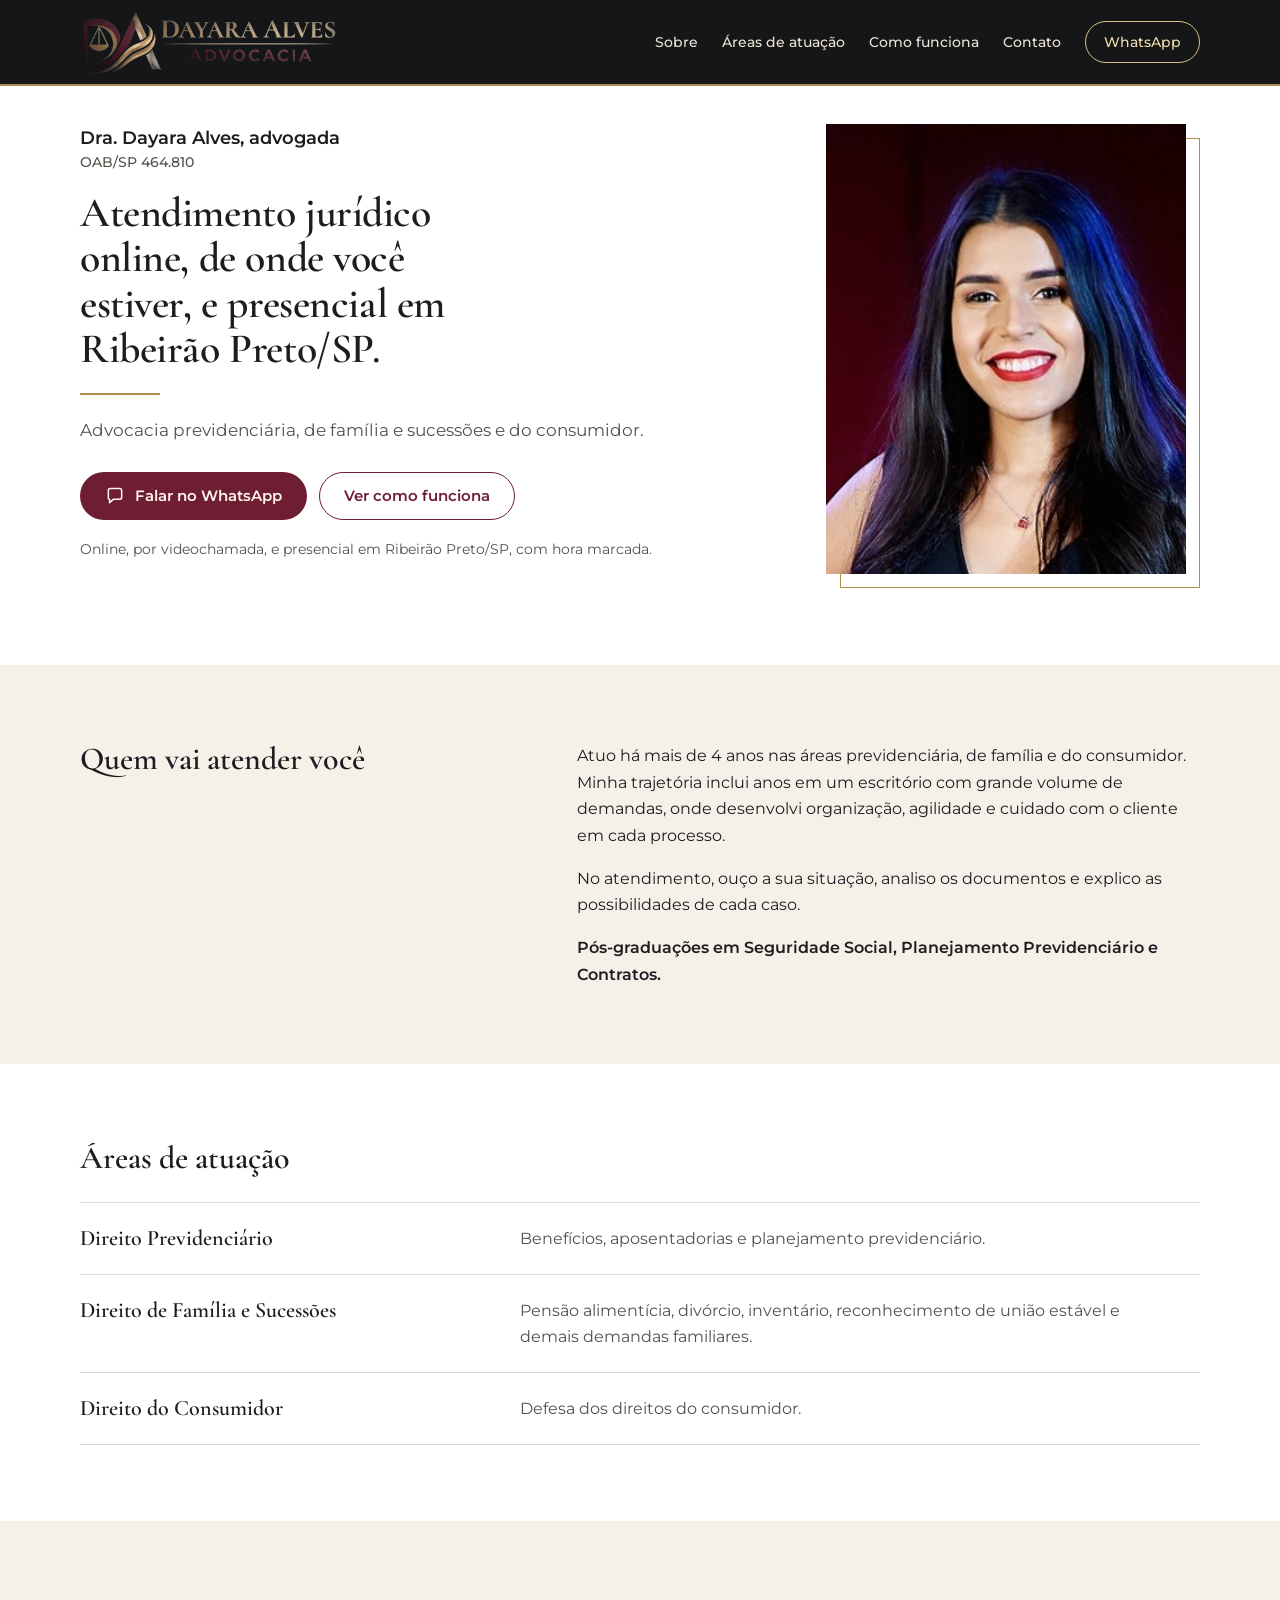
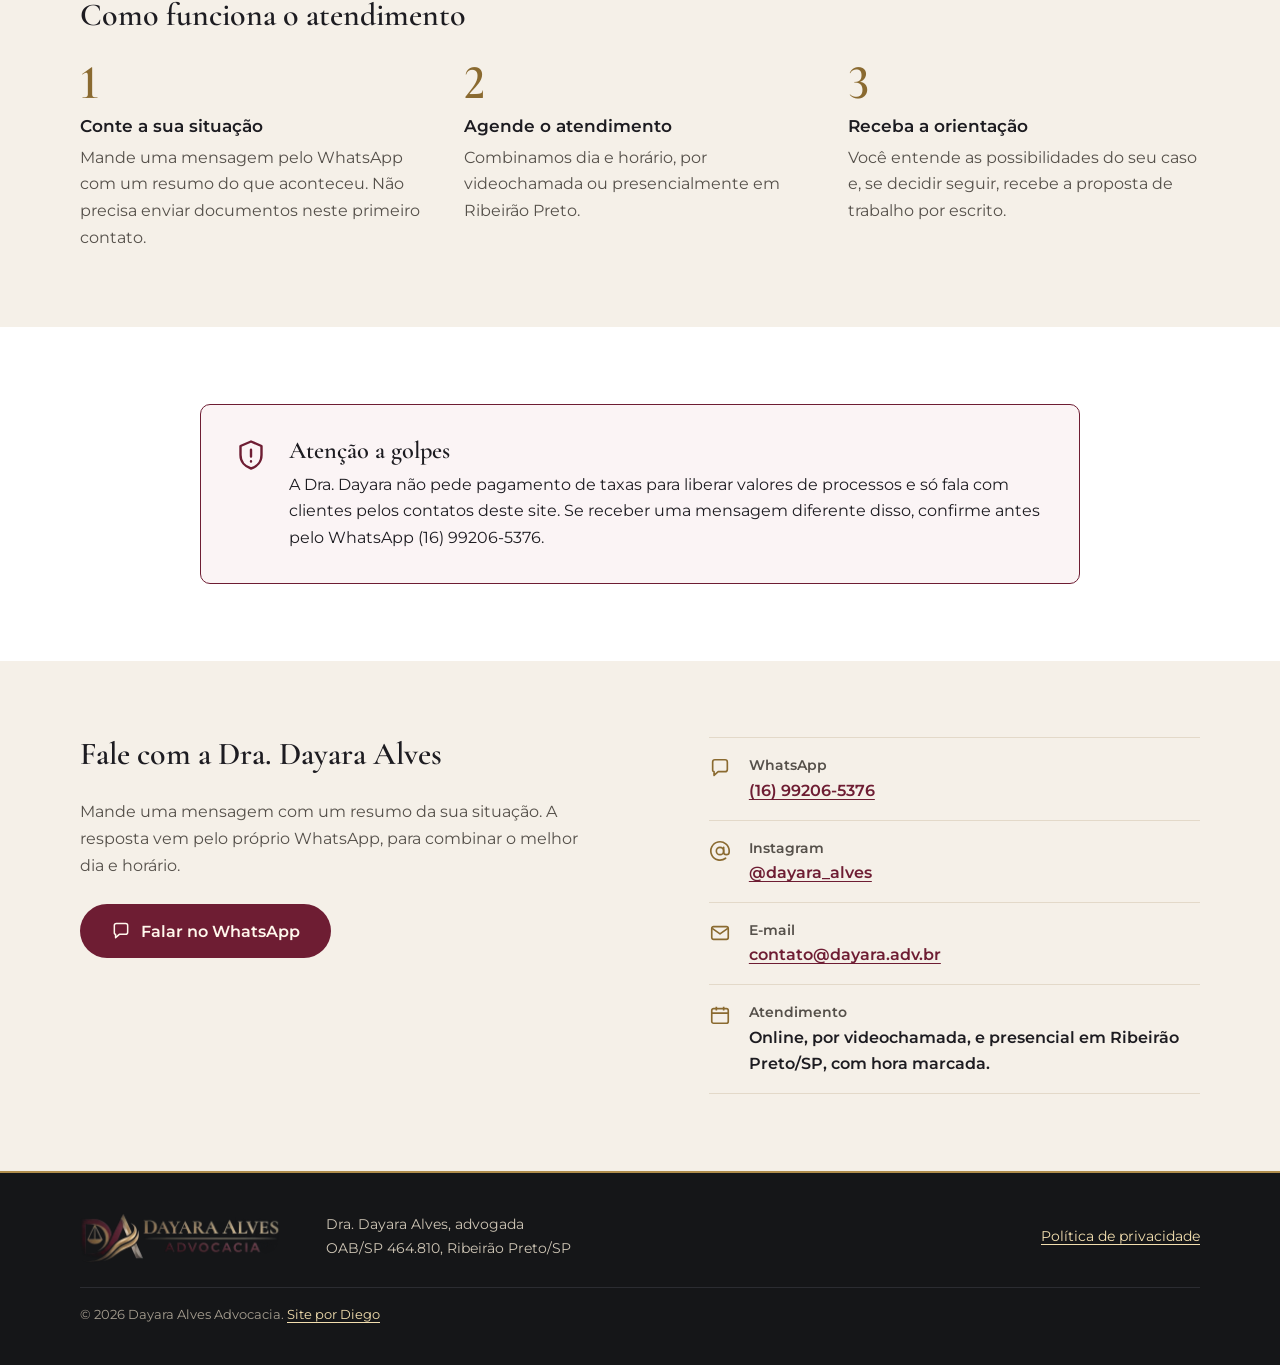
<file: index.html>
<!doctype html>
<!--
  Dayara Alves Advocacia · site
  Autor: Diego · github.com/diego-dba
  Versão 1.0 · outubro de 2026
-->
<html lang="pt-BR">
<head>
  <meta charset="utf-8">
  <meta name="viewport" content="width=device-width, initial-scale=1">
  <title>Dayara Alves Advocacia | OAB/SP 464.810 | Ribeirão Preto/SP</title>
  <meta name="description" content="Dra. Dayara Alves, advogada inscrita na OAB/SP sob o nº 464.810. Atendimento jurídico online, de onde você estiver, e presencial em Ribeirão Preto/SP.">
  <link rel="canonical" href="https://dayara.adv.br/">  <!-- os endereços com dayara.adv.br só vão funcionar depois que o domínio for registrado e ligado no github pages -->
  <meta name="theme-color" content="#151618">

  <meta property="og:type" content="website">  <!-- daqui até o twitter:card é a prévia que aparece quando alguém manda o link no whatsapp, instagram ou facebook -->
  <meta property="og:locale" content="pt_BR">
  <meta property="og:site_name" content="Dayara Alves Advocacia">
  <meta property="og:title" content="Dayara Alves Advocacia">
  <meta property="og:description" content="Atendimento jurídico online, de onde você estiver, e presencial em Ribeirão Preto/SP. OAB/SP 464.810.">
  <meta property="og:url" content="https://dayara.adv.br/">
  <meta property="og:image" content="https://dayara.adv.br/assets/img/og-image.jpg">  <!-- imagem da prévia, 1200x630 -->
  <meta property="og:image:width" content="1200">
  <meta property="og:image:height" content="630">
  <meta name="twitter:card" content="summary_large_image">

  <link rel="icon" href="favicon.ico" sizes="any">  <!-- ícones da aba do navegador e de quando a pessoa salva o site na tela do celular -->
  <link rel="icon" type="image/png" sizes="32x32" href="assets/img/favicon-32.png">
  <link rel="icon" type="image/png" sizes="16x16" href="assets/img/favicon-16.png">
  <link rel="apple-touch-icon" href="assets/img/apple-touch-icon.png">

  <!-- já começo a baixar as duas fontes principais cedo, pra página não aparecer com outra fonte e depois trocar -->
  <link rel="preload" href="assets/fonts/montserrat-latin-wght-normal.woff2" as="font" type="font/woff2" crossorigin>
  <link rel="preload" href="assets/fonts/cormorant-garamond-latin-wght-normal.woff2" as="font" type="font/woff2" crossorigin>
  <link rel="stylesheet" href="assets/css/site.css">

  <script src="config.js" defer></script>  <!-- primeiro os dados (config.js), depois o site.js que usa eles. o defer espera o html carregar -->
  <script src="assets/js/site.js" defer></script>
</head>
<body>
  <a class="pular" href="#conteudo">Pular para o conteúdo</a>  <!-- link escondido pra quem usa o teclado pular direto pro conteúdo -->

  <noscript>
    <!-- esse aviso só aparece se o javascript estiver desligado. o telefone daqui não vem do config.js,
         então se o número mudar eu preciso trocar aqui também -->
    <p class="sem-js">Para ver o site completo, ative o JavaScript do navegador. Contato: WhatsApp (16) 99206-5376.</p>
  </noscript>

  <header class="topo">  <!-- topo com a logo e o menu -->
    <div class="envoltorio topo__barra">
      <a class="topo__marca" href="#inicio" aria-label="Dayara Alves Advocacia, voltar ao início">
        <picture>
          <source srcset="assets/img/logo-dayara-alves.webp" type="image/webp">
          <img src="assets/img/logo-dayara-alves.png" width="840" height="228" alt="Dayara Alves Advocacia">
        </picture>
      </a>

      <button class="menu-botao" type="button" aria-expanded="false" aria-controls="menu">  <!-- botão do menu, que só aparece em tela menor -->
        <svg viewBox="0 0 24 24" fill="none" stroke="currentColor" stroke-width="2" stroke-linecap="round" aria-hidden="true"><path d="M4 7h16M4 12h16M4 17h16"/></svg>
        <span>Menu</span>
      </button>

      <nav class="menu" id="menu" aria-label="Seções do site">  <!-- se eu desligo uma seção no config.js, o link dela some daqui junto (data-secao) -->
        <a href="#sobre" data-secao="sobre">Sobre</a>
        <a href="#areas" data-secao="areas">Áreas de atuação</a>
        <a href="#como-funciona" data-secao="comoFunciona">Como funciona</a>
        <a href="#avaliacoes" data-secao="avaliacoes">Avaliações</a>
        <a href="#videos" data-secao="videos">Vídeos</a>
        <a href="#contato">Contato</a>
        <a class="menu__whatsapp" href="#contato" data-link="whatsapp" target="_blank" rel="noopener">WhatsApp</a>
      </nav>
    </div>
  </header>

  <div class="avisos" id="avisos" data-secao="avisos" aria-live="polite" hidden></div>  <!-- começa escondida e só aparece se tiver aviso ativo na planilha -->

  <main id="conteudo">

    <section class="inicio" id="inicio" aria-labelledby="titulo-inicio">  <!-- abertura, a primeira parte que aparece -->
      <div class="envoltorio inicio__grade">
        <div>
          <p class="inicio__apresentacao">  <!-- os data-campo ficam vazios aqui no html, quem preenche é o site.js com o que está no config.js -->
            <span data-campo="tratamento"></span> <span data-campo="nome"></span>, advogada
            <small data-campo="oab"></small>
          </p>
          <h1 class="inicio__titulo" id="titulo-inicio" data-campo="titulo" data-rotulo="frase principal"></h1>
          <p class="inicio__resumo" data-campo="resumo" data-rotulo="resumo: com o que ela trabalha e para quem"></p>
          <div class="inicio__acoes">
            <a class="botao botao--principal" href="#contato" data-link="whatsapp" target="_blank" rel="noopener">
              <svg viewBox="0 0 24 24" fill="none" stroke="currentColor" stroke-width="1.8" stroke-linejoin="round" aria-hidden="true"><path d="M4 5.5A2.5 2.5 0 0 1 6.5 3h11A2.5 2.5 0 0 1 20 5.5v8a2.5 2.5 0 0 1-2.5 2.5H10l-4.5 4v-4A1.5 1.5 0 0 1 4 14.5z"/></svg>
              Falar no WhatsApp
            </a>
            <a class="botao botao--contorno" href="#como-funciona" data-secao="comoFunciona">Ver como funciona</a>
          </div>
          <p class="inicio__atendimento" data-campo="atendimento" data-rotulo="como é o atendimento"></p>
        </div>

        <figure class="inicio__foto" data-foto>  <!-- foto da cliente. enquanto não tiver, aparece o quadrado de [PREENCHER] (só no rascunho) -->
          <img alt="Foto da Dra. Dayara Alves" width="640" height="800" hidden>
          <div class="foto-vazia">[PREENCHER: foto profissional]</div>
        </figure>
      </div>
    </section>

    <!-- quem vai atender. o texto vem do "sobre" do config.js, e quando eu deixo linha em branco lá vira parágrafo novo aqui -->
    <section class="secao secao--linho" id="sobre" data-secao="sobre" aria-labelledby="titulo-sobre">
      <div class="envoltorio sobre">
        <h2 class="secao__titulo" id="titulo-sobre">Quem vai atender você</h2>
        <div class="sobre__texto">
          <div data-paragrafos="sobre" data-rotulo="trajetória e formação"></div>
          <p class="sobre__especializacao" data-campo="especializacao" data-rotulo="especialização (só se tiver título)"></p>
        </div>
      </div>
    </section>

    <!-- áreas de atuação. a lista fica vazia aqui porque quem monta é o site.js, com as áreas do config.js -->
    <section class="secao" id="areas" data-secao="areas" aria-labelledby="titulo-areas">
      <div class="envoltorio">
        <h2 class="secao__titulo" id="titulo-areas">Áreas de atuação</h2>
        <ul class="areas" id="lista-areas"></ul>
      </div>
    </section>

    <!-- como funciona. os passos também vêm do config.js -->
    <section class="secao secao--linho" id="como-funciona" data-secao="comoFunciona" aria-labelledby="titulo-como">
      <div class="envoltorio">
        <h2 class="secao__titulo" id="titulo-como">Como funciona o atendimento</h2>
        <ol class="passos" id="lista-passos"></ol>
      </div>
    </section>

    <!-- avaliações. vêm da planilha e só aparecem as que eu marcar com Exibir e Autorizado = SIM -->
    <section class="secao" id="avaliacoes" data-secao="avaliacoes" aria-labelledby="titulo-avaliacoes">
      <div class="envoltorio">
        <h2 class="secao__titulo" id="titulo-avaliacoes">Avaliações de clientes</h2>
        <div class="avaliacoes" id="lista-avaliacoes"></div>
        <p class="avaliacoes__google"><a href="#" data-link="avaliacoesGoogle" data-opcional data-ocultar="p" target="_blank" rel="noopener">Ver todas as avaliações no Google</a></p>
      </div>
    </section>

    <!-- vídeos. vêm da planilha, e pode ser vídeo não listado do youtube também -->
    <section class="secao secao--linho" id="videos" data-secao="videos" aria-labelledby="titulo-videos">
      <div class="envoltorio">
        <h2 class="secao__titulo" id="titulo-videos">Vídeos</h2>
        <div class="videos" id="lista-videos"></div>
        <p class="videos__canal"><a href="#" data-link="canalYoutube" data-opcional data-ocultar="p" target="_blank" rel="noopener">Ver todos os vídeos no YouTube</a></p>  <!-- só aparece se o linkCanalYoutube do config.js estiver preenchido -->
      </div>
    </section>

    <!-- aviso contra golpe. o texto fica no config.js (avisoGolpe) -->
    <section class="secao" id="golpe" data-secao="golpe" aria-labelledby="titulo-golpe">
      <div class="envoltorio">
        <div class="alerta">
          <svg viewBox="0 0 24 24" fill="none" stroke="currentColor" stroke-width="1.6" stroke-linecap="round" stroke-linejoin="round" aria-hidden="true"><path d="M12 3 5 6v6c0 4.5 3 7.8 7 9 4-1.2 7-4.5 7-9V6z"/><path d="M12 8.5v4.5M12 16.2v.1"/></svg>
          <div>
            <h2 id="titulo-golpe">Atenção a golpes</h2>
            <p data-campo="avisoGolpe" data-rotulo="aviso contra golpes"></p>
          </div>
        </div>
      </div>
    </section>

    <!-- contato. na versão final cada item da lista some sozinho se o campo dele estiver vazio no config.js -->
    <section class="secao secao--linho" id="contato" aria-labelledby="titulo-contato">
      <div class="envoltorio contato">
        <div class="contato__texto">
          <h2 class="secao__titulo" id="titulo-contato">Fale com a <span data-campo="tratamento"></span> <span data-campo="nome"></span></h2>
          <p>Mande uma mensagem com um resumo da sua situação. A resposta vem pelo próprio WhatsApp, para combinar o melhor dia e horário.</p>
          <a class="botao botao--principal botao--grande" href="#contato" data-link="whatsapp" target="_blank" rel="noopener">
            <svg viewBox="0 0 24 24" fill="none" stroke="currentColor" stroke-width="1.8" stroke-linejoin="round" aria-hidden="true"><path d="M4 5.5A2.5 2.5 0 0 1 6.5 3h11A2.5 2.5 0 0 1 20 5.5v8a2.5 2.5 0 0 1-2.5 2.5H10l-4.5 4v-4A1.5 1.5 0 0 1 4 14.5z"/></svg>
            Falar no WhatsApp
          </a>
        </div>

        <ul class="canais">
          <li>
            <svg viewBox="0 0 24 24" fill="none" stroke="currentColor" stroke-width="1.8" stroke-linejoin="round" aria-hidden="true"><path d="M4 5.5A2.5 2.5 0 0 1 6.5 3h11A2.5 2.5 0 0 1 20 5.5v8a2.5 2.5 0 0 1-2.5 2.5H10l-4.5 4v-4A1.5 1.5 0 0 1 4 14.5z"/></svg>
            <div><strong>WhatsApp</strong><a href="#contato" data-link="whatsapp" target="_blank" rel="noopener" data-campo="telefone" data-ocultar="li" data-rotulo="telefone"></a></div>
          </li>
          <li>
            <svg viewBox="0 0 24 24" fill="none" stroke="currentColor" stroke-width="1.8" stroke-linecap="round" aria-hidden="true"><circle cx="12" cy="12" r="4"/><path d="M16 8v5a3 3 0 0 0 6 0v-1a10 10 0 1 0-3.9 7.9"/></svg>
            <div><strong>Instagram</strong><a href="#contato" data-link="instagram" target="_blank" rel="noopener" data-campo="instagramArroba" data-ocultar="li" data-rotulo="Instagram"></a></div>
          </li>
          <li>
            <svg viewBox="0 0 24 24" fill="none" stroke="currentColor" stroke-width="1.8" stroke-linejoin="round" aria-hidden="true"><rect x="3" y="5" width="18" height="14" rx="2"/><path d="m3.5 7 8.5 6 8.5-6"/></svg>
            <div><strong>E-mail</strong><a href="#contato" data-link="email" data-campo="email" data-ocultar="li" data-rotulo="e-mail (opcional)"></a></div>
          </li>
          <li>
            <svg viewBox="0 0 24 24" fill="none" stroke="currentColor" stroke-width="1.8" stroke-linejoin="round" aria-hidden="true"><rect x="3" y="5" width="18" height="16" rx="2"/><path d="M8 3v4M16 3v4M3 10h18"/></svg>
            <div><strong>Atendimento</strong><span data-campo="atendimento" data-ocultar="li" data-rotulo="como é o atendimento"></span></div>
          </li>
          <li>
            <svg viewBox="0 0 24 24" fill="none" stroke="currentColor" stroke-width="1.8" stroke-linejoin="round" aria-hidden="true"><path d="M12 21s-7-6.2-7-11a7 7 0 0 1 14 0c0 4.8-7 11-7 11z"/><circle cx="12" cy="10" r="2.5"/></svg>
            <div><strong>Regiões atendidas</strong><span data-campo="regioes" data-ocultar="li" data-rotulo="regiões atendidas"></span></div>
          </li>
        </ul>
      </div>
    </section>
  </main>

  <footer class="rodape">  <!-- rodapé. o ano (data-ano) muda sozinho, não preciso atualizar -->
    <div class="envoltorio rodape__grade">
      <a class="rodape__marca" href="#inicio" aria-label="Voltar ao início">
        <picture>
          <source srcset="assets/img/logo-dayara-alves.webp" type="image/webp">
          <img src="assets/img/logo-dayara-alves.png" width="840" height="228" alt="Dayara Alves Advocacia" loading="lazy">
        </picture>
      </a>
      <div class="rodape__dados">
        <p><span data-campo="tratamento"></span> <span data-campo="nome"></span>, advogada</p>
        <p><span data-campo="oab"></span>, <span data-campo="cidade"></span></p>
      </div>
      <p><a href="politica-de-privacidade.html">Política de privacidade</a></p>
      <!-- o "Site por Diego" vira link pro meu e-mail quando o emailDesenvolvedor do config.js está preenchido -->
      <p class="rodape__final">© <span data-ano></span> <span data-campo="marca"></span>. <a data-campo="creditoDesenvolvedor" data-link="emailDesenvolvedor" data-opcional></a></p>
    </div>
  </footer>

  <!-- botão flutuante do whatsapp, só aparece no celular depois que a pessoa passa da abertura -->
  <a class="flutuante" href="#contato" data-link="whatsapp" data-secao="botaoFlutuante" target="_blank" rel="noopener" aria-label="Falar no WhatsApp">
    <svg viewBox="0 0 24 24" fill="none" stroke="currentColor" stroke-width="1.8" stroke-linejoin="round" aria-hidden="true"><path d="M4 5.5A2.5 2.5 0 0 1 6.5 3h11A2.5 2.5 0 0 1 20 5.5v8a2.5 2.5 0 0 1-2.5 2.5H10l-4.5 4v-4A1.5 1.5 0 0 1 4 14.5z"/></svg>
    WhatsApp
  </a>
</body>
</html>
</file>
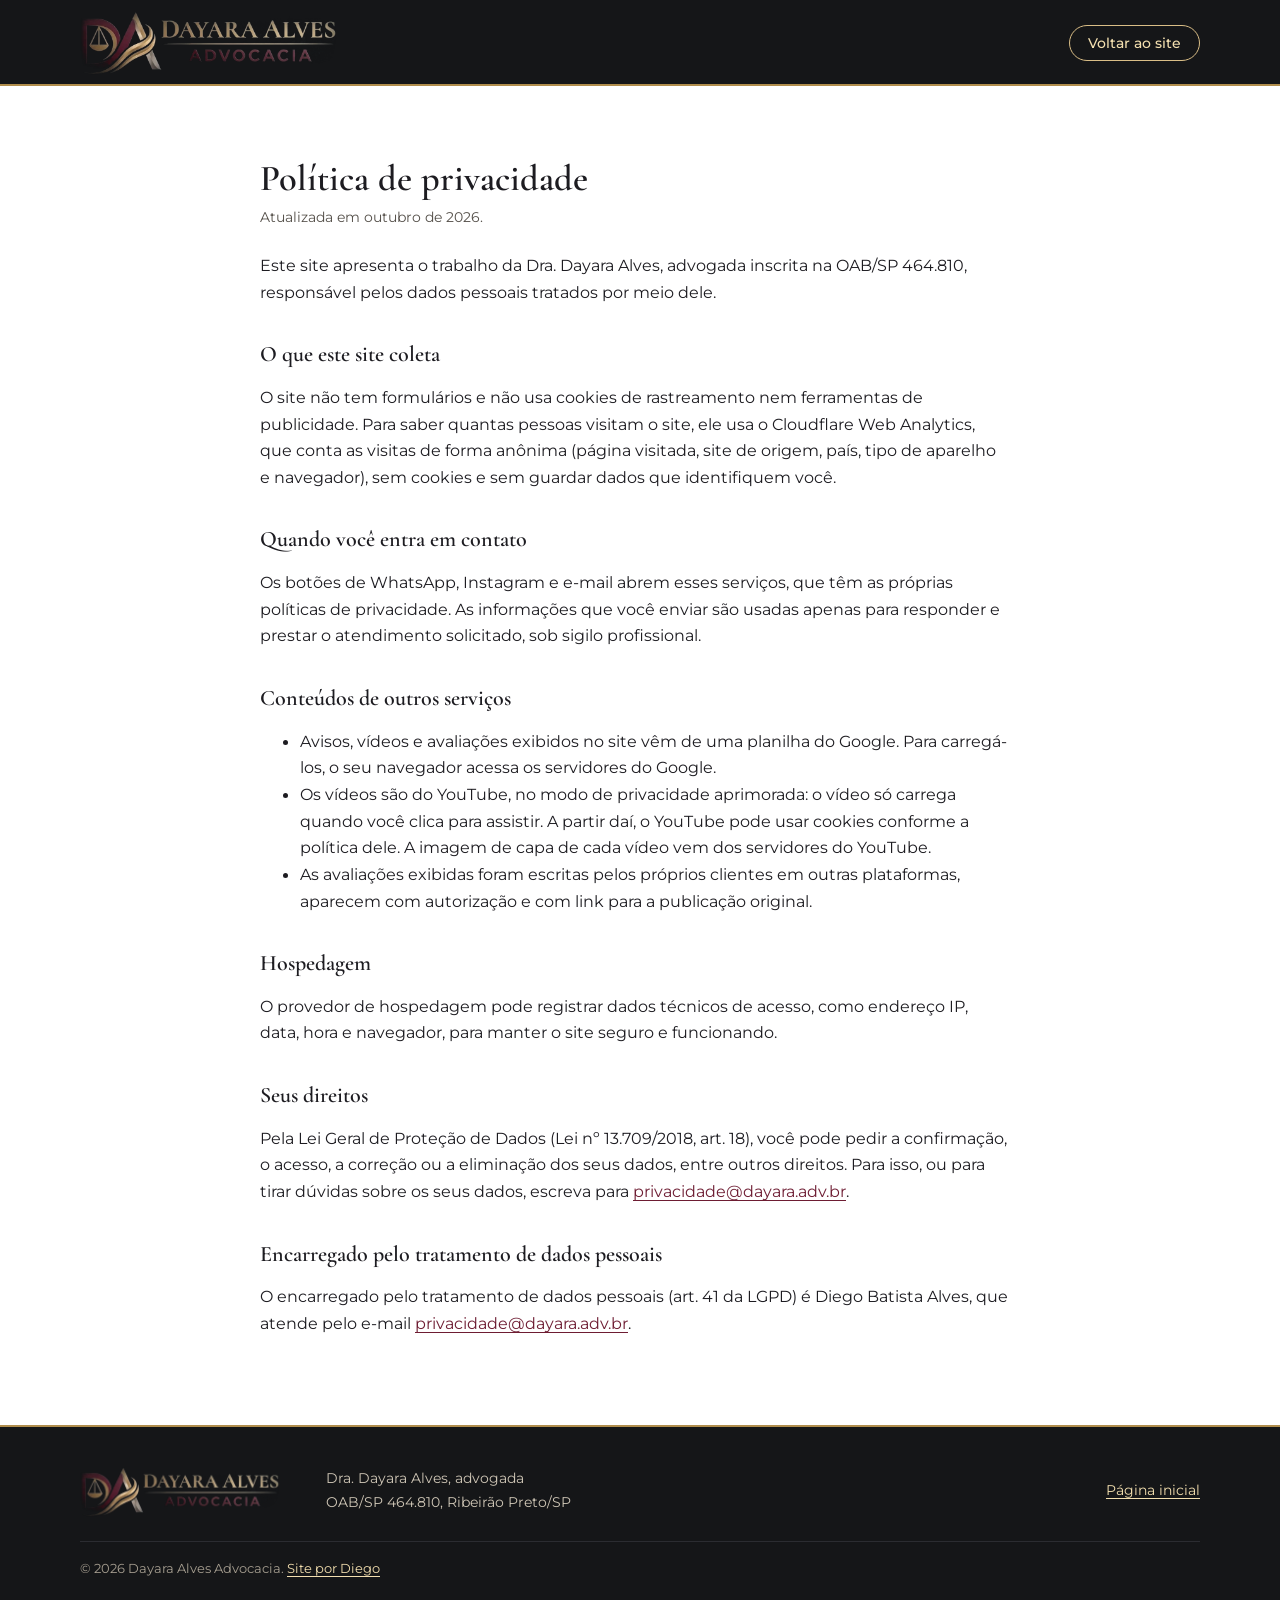
<file: politica-de-privacidade.html>
<!doctype html>
<!--
  Dayara Alves Advocacia · site
  Autor: Diego · github.com/diego-dba
  Versão 1.0 · outubro de 2026
-->
<html lang="pt-BR">
<head>
  <meta charset="utf-8">
  <meta name="viewport" content="width=device-width, initial-scale=1">
  <title>Política de privacidade | Dayara Alves Advocacia</title>
  <meta name="description" content="Como o site da Dra. Dayara Alves trata dados pessoais.">
  <link rel="canonical" href="https://dayara.adv.br/politica-de-privacidade.html">
  <meta name="theme-color" content="#151618">
  <link rel="icon" href="favicon.ico" sizes="any">
  <link rel="icon" type="image/png" sizes="32x32" href="assets/img/favicon-32.png">
  <link rel="apple-touch-icon" href="assets/img/apple-touch-icon.png">
  <link rel="preload" href="assets/fonts/montserrat-latin-wght-normal.woff2" as="font" type="font/woff2" crossorigin>
  <link rel="stylesheet" href="assets/css/site.css">
  <script src="config.js" defer></script>  <!-- uso o mesmo config.js do index, assim nome, oab e telefone ficam iguais nas duas páginas -->
  <script src="assets/js/site.js" defer></script>
</head>
<body>
  <a class="pular" href="#conteudo">Pular para o conteúdo</a>

  <header class="topo">  <!-- mesmo topo do index, só que no lugar do menu fica o botão de voltar -->
    <div class="envoltorio topo__barra">
      <a class="topo__marca" href="index.html" aria-label="Dayara Alves Advocacia, página inicial">
        <picture>
          <source srcset="assets/img/logo-dayara-alves.webp" type="image/webp">
          <img src="assets/img/logo-dayara-alves.png" width="840" height="228" alt="Dayara Alves Advocacia">
        </picture>
      </a>
      <nav aria-label="Navegação">
        <a class="topo__voltar" href="index.html">Voltar<span class="topo__voltar-extra"> ao site</span></a>
      </nav>
    </div>
  </header>

  <main id="conteudo" class="texto-legal">  <!-- texto da política. conferido com a cliente antes de divulgar o site (out/2026) -->
    <div class="envoltorio">
      <h1>Política de privacidade</h1>
      <p class="atualizacao">Atualizada em outubro de 2026.</p>  <!-- se eu mudar o texto, atualizo essa data -->

      <p>Este site apresenta o trabalho da <span data-campo="tratamento"></span> <span data-campo="nome"></span>, advogada inscrita na <span data-campo="oab"></span>, responsável pelos dados pessoais tratados por meio dele.</p>

      <h2>O que este site coleta</h2>
      <!-- o site.js mostra só um desses dois parágrafos: o "ligado" quando o tokenContador do config.js está preenchido -->
      <p data-contador="desligado">O site não tem formulários, não usa cookies de rastreamento e não usa ferramentas de estatística ou de publicidade.</p>
      <p data-contador="ligado" hidden>O site não tem formulários e não usa cookies de rastreamento nem ferramentas de publicidade. Para saber quantas pessoas visitam o site, ele usa o Cloudflare Web Analytics, que conta as visitas de forma anônima (página visitada, site de origem, país, tipo de aparelho e navegador), sem cookies e sem guardar dados que identifiquem você.</p>

      <h2>Quando você entra em contato</h2>
      <p>Os botões de WhatsApp, Instagram e e-mail abrem esses serviços, que têm as próprias políticas de privacidade. As informações que você enviar são usadas apenas para responder e prestar o atendimento solicitado, sob sigilo profissional.</p>

      <h2>Conteúdos de outros serviços</h2>
      <ul>
        <li>Avisos, vídeos e avaliações exibidos no site vêm de uma planilha do Google. Para carregá-los, o seu navegador acessa os servidores do Google.</li>
        <li>Os vídeos são do YouTube, no modo de privacidade aprimorada: o vídeo só carrega quando você clica para assistir. A partir daí, o YouTube pode usar cookies conforme a política dele. A imagem de capa de cada vídeo vem dos servidores do YouTube.</li>
        <li>As avaliações exibidas foram escritas pelos próprios clientes em outras plataformas, aparecem com autorização e com link para a publicação original.</li>
      </ul>

      <h2>Hospedagem</h2>
      <p>O provedor de hospedagem pode registrar dados técnicos de acesso, como endereço IP, data, hora e navegador, para manter o site seguro e funcionando.</p>

      <h2>Seus direitos</h2>
      <!-- esses pedidos chegam só pelo e-mail de privacidade (emailPrivacidade do config.js), que quem cuida sou eu. não coloquei whatsapp aqui de propósito -->
      <p>Pela Lei Geral de Proteção de Dados (Lei nº 13.709/2018, art. 18), você pode pedir a confirmação, o acesso, a correção ou a eliminação dos seus dados, entre outros direitos. <span class="se-privacidade">Para isso, ou para tirar dúvidas sobre os seus dados, escreva para <a href="#" data-link="emailPrivacidade" data-campo="emailPrivacidade" data-ocultar=".se-privacidade" data-rotulo="e-mail de privacidade"></a>.</span></p>

      <!-- o nome vem do encarregadoNome do config.js. a ANPD exige nome e contato do encarregado no site. se o campo ficar vazio, essa parte some inteira -->
      <div class="se-encarregado">
        <h2>Encarregado pelo tratamento de dados pessoais</h2>
        <p>O encarregado pelo tratamento de dados pessoais (art. 41 da LGPD) é <span data-campo="encarregadoNome" data-ocultar=".se-encarregado" data-rotulo="nome do encarregado"></span>, que atende pelo e-mail <a href="#" data-link="emailPrivacidade" data-campo="emailPrivacidade" data-ocultar=".se-encarregado" data-rotulo="e-mail de privacidade"></a>.</p>
      </div>
    </div>
  </main>

  <footer class="rodape">  <!-- rodapé igual ao do index -->
    <div class="envoltorio rodape__grade">
      <a class="rodape__marca" href="index.html" aria-label="Página inicial">
        <picture>
          <source srcset="assets/img/logo-dayara-alves.webp" type="image/webp">
          <img src="assets/img/logo-dayara-alves.png" width="840" height="228" alt="Dayara Alves Advocacia" loading="lazy">
        </picture>
      </a>
      <div class="rodape__dados">
        <p><span data-campo="tratamento"></span> <span data-campo="nome"></span>, advogada</p>
        <p><span data-campo="oab"></span>, <span data-campo="cidade"></span></p>
      </div>
      <p><a href="index.html">Página inicial</a></p>
      <p class="rodape__final">© <span data-ano></span> <span data-campo="marca"></span>. <a data-campo="creditoDesenvolvedor" data-link="emailDesenvolvedor" data-opcional></a></p>
    </div>
  </footer>
</body>
</html>
</file>
<file: assets/css/site.css>
/*
 * Dayara Alves Advocacia · site
 * Autor: Diego · github.com/diego-dba
 * Versão 1.0 · outubro de 2026
 */

/* as cores do site eu tirei da logo dela: carvão, dourado e vinho.
   quando quero deixar todos os textos maiores ou menores de uma vez, eu mudo só o --escala ali embaixo */

@font-face {  /* montserrat, a fonte dos textos. deixei as fontes dentro do site pra não depender do google fonts */
  font-family: "Montserrat";
  src: url("../fonts/montserrat-latin-wght-normal.woff2") format("woff2");
  font-weight: 100 900;
  font-style: normal;
  font-display: swap;   /* com o swap o texto aparece na hora com outra fonte e troca quando a montserrat carrega */
}
@font-face {  /* cormorant garamond, a fonte dos títulos */
  font-family: "Cormorant Garamond";
  src: url("../fonts/cormorant-garamond-latin-wght-normal.woff2") format("woff2");
  font-weight: 300 700;
  font-style: normal;
  font-display: swap;
}
@font-face {  /* a mesma cormorant em itálico, que eu uso nas avaliações */
  font-family: "Cormorant Garamond";
  src: url("../fonts/cormorant-garamond-latin-wght-italic.woff2") format("woff2");
  font-weight: 300 700;
  font-style: italic;
  font-display: swap;
}

:root {  /* variáveis com as cores e medidas que eu uso no site todo, mudando aqui muda em tudo */
  --escala: 95%;              /* deixei 95% porque no meu notebook de 13" achei melhor assim */
  --carvao: #151618;          /* usei a mesma cor do fundo da logo 3D pra ela parecer recortada na faixa, por isso não mudo */
  --carvao-linha: #2B2C31;    /* uso nas linhas finas em cima do fundo escuro */
  --ouro: #B08D4C;            /* o dourado eu uso nas linhas e nos detalhes */
  --ouro-escuro: #8A6A30;
  --ouro-claro: #D9BD86;
  --vinho: #6E1D33;           /* o vinho eu uso nos botões e nos links */
  --vinho-escuro: #531525;
  --vinho-claro: #FBF4F5;
  --tinta: #1D1C21;           /* cor do texto, quase preto */
  --texto-suave: #55504A;     /* texto mais clarinho, pros textos de apoio */
  --papel: #FFFFFF;
  --linho: #F5F0E8;           /* o bege que eu uso pra intercalar as seções */
  --linha: #E3D9C9;
  --largura: 1120px;          /* largura máxima do conteúdo, pra não esticar demais em tela grande */
  --serif: "Cormorant Garamond", Georgia, "Times New Roman", serif;   /* fonte dos títulos */
  --sans: "Montserrat", "Segoe UI", Arial, sans-serif;                /* fonte dos textos */
  --altura-topo: 84px;
}
@media (max-width: 760px) {  /* no celular eu deixo o topo mais baixo */
  :root { --altura-topo: 68px; }
}

*, *::before, *::after { box-sizing: border-box; }   /* faz a borda e o padding contarem dentro da largura, assim nada estoura a tela */

html {
  font-size: var(--escala);
  scroll-behavior: smooth;                               /* rolagem suave quando a pessoa clica no menu */
  scroll-padding-top: calc(var(--altura-topo) + 16px);   /* sem isso o título da seção fica escondido atrás do topo fixo */
  -webkit-text-size-adjust: 100%;                        /* pro iphone não aumentar o texto sozinho quando vira a tela */
}
@media (prefers-reduced-motion: reduce) {  /* se a pessoa desativou as animações no aparelho, eu tiro a rolagem suave */
  html { scroll-behavior: auto; }
}

body {
  margin: 0;
  background: var(--papel);
  color: var(--tinta);
  font-family: var(--sans);
  font-size: 1.0625rem;   /* dá 17px quando a escala está em 100% */
  line-height: 1.65;
  -webkit-font-smoothing: antialiased;
}

img { max-width: 100%; height: auto; display: block; }   /* assim a imagem nunca fica maior que a tela */
a { color: var(--vinho); text-underline-offset: 3px; }
a:hover { color: var(--vinho-escuro); }
[hidden] { display: none !important; }   /* garante que o que o site.js esconde fica escondido mesmo */

:focus-visible { outline: 3px solid var(--vinho); outline-offset: 3px; border-radius: 4px; }   /* contorno de quem navega pelo teclado, deixei bem visível pra acessibilidade */
.topo :focus-visible, .rodape :focus-visible { outline-color: var(--ouro-claro); }   /* no fundo escuro o vinho quase não aparece, então lá eu uso dourado */

.envoltorio {  /* caixa que centraliza o conteúdo e deixa 16px de cada lado no celular */
  width: min(100% - 32px, var(--largura));
  margin-inline: auto;
}

.pular {  /* link "pular para o conteúdo", fica escondido lá em cima e só aparece quando a pessoa aperta tab */
  position: absolute;
  left: 16px;
  top: -80px;
  z-index: 100;
  padding: 10px 16px;
  background: var(--papel);
  color: var(--vinho);
  font-weight: 600;
  border-radius: 6px;
}
.pular:focus { top: 16px; }

.faixa-rascunho {  /* faixa amarela do modo rascunho, some quando eu troco o modoRascunho pra false */
  margin: 0;
  padding: 8px 16px;
  background: #FFF4D6;
  color: #5C3F0B;
  border-bottom: 1px dashed #B07A2A;
  font-size: 0.85rem;
  font-weight: 600;
  text-align: center;
}
.preencher {  /* os quadradinhos de [PREENCHER], que também somem na versão final */
  display: inline-block;
  padding: 2px 10px;
  border: 1.5px dashed #B07A2A;
  border-radius: 4px;
  background: #FFF6E0;
  color: #5C3F0B;
  font-family: var(--sans);
  font-size: 0.9rem;
  font-style: normal;
  font-weight: 600;
  line-height: 1.5;
  letter-spacing: 0;
}

.topo {  /* deixei só o topo escuro e o resto claro, com a mesma cor do fundo da logo 3D pra ela parecer recortada na faixa */
  position: sticky;   /* fica grudado lá em cima quando a pessoa rola a página */
  top: 0;
  z-index: 50;
  background: var(--carvao);
  border-bottom: 2px solid var(--ouro);
}
.topo__barra {
  height: var(--altura-topo);
  display: flex;
  align-items: center;
  justify-content: space-between;   /* logo na esquerda e menu na direita */
  gap: 24px;
}
.topo__marca { display: block; flex: none; }
.topo__marca img {
  height: calc(var(--altura-topo) - 12px);   /* a logo acompanha a altura do topo */
  width: auto;
}

.menu {  /* menu do computador, tudo numa linha só */
  display: flex;
  align-items: center;
  gap: 24px;
}
.menu a {
  color: #EDE5D6;
  text-decoration: none;
  font-size: 0.9rem;
  font-weight: 500;
  white-space: nowrap;   /* não deixa "Áreas de atuação" quebrar em duas linhas */
}
.menu a:hover { color: var(--ouro-claro); }
.menu .menu__whatsapp {  /* coloquei borda dourada no whatsapp pra ele se destacar dos outros links */
  padding: 9px 18px;
  border: 1px solid var(--ouro-claro);
  border-radius: 999px;   /* 999px deixa as pontas totalmente redondas */
  color: #F3DFAF;
}
.menu .menu__whatsapp:hover { background: #22231F; }

.topo__voltar {  /* botão de voltar que fica no lugar do menu na página da política de privacidade */
  padding: 9px 18px;
  border: 1px solid var(--ouro-claro);
  border-radius: 999px;
  color: #F3DFAF;
  font-size: 0.9rem;
  font-weight: 500;
  text-decoration: none;
  white-space: nowrap;
}
.topo__voltar:hover { color: #FFFFFF; }
@media (max-width: 480px) {  /* em celular bem pequeno fica só "Voltar", senão não cabe do lado da logo */
  .topo__voltar-extra { display: none; }
}

.menu-botao {  /* botão "Menu", que só aparece em tela menor */
  display: none;
  align-items: center;
  gap: 8px;
  min-height: 46px;
  padding: 0 14px;
  background: transparent;
  color: #F3DFAF;
  border: 1px solid #4A4436;
  border-radius: 999px;
  font: 600 0.9rem var(--sans);
  cursor: pointer;
}
.menu-botao svg { width: 22px; height: 22px; }

@media (max-width: 1180px) {  /* abaixo de 1180px o menu não cabia numa linha, então fiz ele virar uma gaveta que abre embaixo do topo */
  .menu-botao { display: inline-flex; }
  .menu {
    position: absolute;
    top: 100%;   /* começa logo abaixo da faixa do topo */
    left: 0;
    right: 0;
    display: none;
    flex-direction: column;
    align-items: stretch;
    gap: 0;
    padding: 6px 16px 20px;
    background: var(--carvao);
    border-bottom: 2px solid var(--ouro);
  }
  .menu.aberto { display: flex; }   /* quem coloca a classe "aberto" é o site.js, quando a pessoa clica no botão */
  .menu a {
    padding: 13px 4px;
    border-bottom: 1px solid var(--carvao-linha);
    font-size: 1rem;
  }
  .menu .menu__whatsapp {
    margin-top: 14px;
    text-align: center;
    border-bottom: 1px solid var(--ouro-claro);
  }
}

.avisos {  /* faixa de avisos logo abaixo do topo, o texto vem da aba Avisos da planilha */
  background: var(--linho);
  border-bottom: 1px solid var(--linha);
}
.avisos__lista { padding: 10px 0; }
.avisos__item {
  margin: 0;
  padding: 4px 0;
  font-size: 0.95rem;
  font-weight: 500;
  text-align: center;
}
.avisos__item a { font-weight: 600; margin-left: 6px; }

.inicio { padding: clamp(24px, 3vw, 40px) 0 clamp(48px, 6vw, 80px); }   /* abertura. diminuí o espaço de cima porque sobrava muito entre o topo e o nome dela. o clamp é (mínimo, ideal, máximo) */
.inicio__grade {
  display: grid;
  grid-template-columns: minmax(0, 1.4fr) minmax(0, 0.9fr);   /* deixei a coluna do texto mais larga que a da foto */
  gap: clamp(32px, 5vw, 64px);
  align-items: start;   /* o texto começa alinhado com o topo da foto, assim não sobra espaço em cima do nome */
}
.inicio.sem-foto .inicio__grade { grid-template-columns: minmax(0, 1fr); }   /* sem foto, o texto ocupa a largura toda */

.inicio__apresentacao {
  margin: 0 0 18px;
  font-size: 1.2rem;   /* aumentei o nome dela pra ter mais destaque */
  font-weight: 600;
  line-height: 1.5;
}
.inicio__apresentacao small {
  display: block;
  font-size: 0.9rem;
  font-weight: 500;
  color: var(--texto-suave);
}
.inicio__titulo {
  margin: 0;
  max-width: 22ch;   /* ch é a largura de um caractere, então dá mais ou menos 22 letras por linha */
  font-family: var(--serif);
  font-weight: 600;
  font-size: clamp(1.9rem, 1.1rem + 2.2vw, 2.75rem);
  line-height: 1.08;
  letter-spacing: -0.01em;
}
.inicio__titulo::after {  /* risquinho dourado embaixo do título */
  content: "";
  display: block;
  width: 80px;
  height: 2px;
  margin-top: 22px;
  background: var(--ouro);
}
.inicio__resumo {
  margin: 22px 0 0;
  max-width: 54ch;
  font-size: 1.1rem;
  color: var(--texto-suave);
}
.inicio__acoes {
  display: flex;
  flex-wrap: wrap;
  gap: 12px;
  margin-top: 28px;
}
.inicio__atendimento {
  margin: 18px 0 0;
  font-size: 0.95rem;
  color: var(--texto-suave);
}

.inicio__foto {  /* a foto tem uma moldura dourada deslocada pra trás */
  position: relative;
  isolation: isolate;   /* sem isso a moldura (que tem z-index -1) pode sumir atrás do fundo da seção */
  width: 100%;
  max-width: 360px;
  justify-self: end;
  margin: 0 14px 14px 0;   /* espaço pra moldura não ficar cortada */
}
.inicio__foto::before {
  content: "";
  position: absolute;
  inset: 14px -14px -14px 14px;
  border: 1.5px solid var(--ouro);
  z-index: -1;
}
.inicio__foto img {
  width: 100%;
  aspect-ratio: 4 / 5;   /* foto sempre em pé, mesmo se a original for de outro formato */
  object-fit: cover;     /* corta as sobras em vez de esticar a foto */
  background: var(--linho);
}
.foto-vazia {  /* quadrado tracejado no lugar da foto, só no rascunho, enquanto a cliente não manda a foto */
  display: grid;
  place-items: center;
  aspect-ratio: 4 / 5;
  padding: 24px;
  background: #FFF6E0;
  border: 1.5px dashed #B07A2A;
  color: #5C3F0B;
  font-size: 0.95rem;
  font-weight: 600;
  text-align: center;
}

.botao {  /* botões com altura mínima de 48px pra ficar fácil de apertar com o dedo */
  display: inline-flex;
  align-items: center;
  justify-content: center;
  gap: 10px;
  min-height: 48px;
  padding: 12px 24px;
  border-radius: 999px;
  font-family: var(--sans);
  font-size: 1rem;
  font-weight: 600;
  line-height: 1.2;
  text-decoration: none;
  border: 1.5px solid transparent;
}
.botao svg { width: 20px; height: 20px; flex: none; }
.botao--principal { background: var(--vinho); color: #FFF7EC; }   /* botão vinho cheio */
.botao--principal:hover { background: var(--vinho-escuro); color: #FFF7EC; }
.botao--contorno { border-color: var(--vinho); color: var(--vinho); background: transparent; }   /* botão só com a borda */
.botao--contorno:hover { background: var(--vinho-claro); }
.botao--grande { min-height: 54px; padding: 14px 30px; font-size: 1.05rem; }   /* o botão maior, que eu uso no contato */

.secao { padding: clamp(48px, 6vw, 80px) 0; }   /* as seções vão intercalando fundo branco e bege pra separar uma da outra */
.secao--linho { background: var(--linho); }
.secao__titulo {
  margin: 0 0 26px;
  font-family: var(--serif);
  font-weight: 600;
  font-size: clamp(1.6rem, 1rem + 1.4vw, 2.1rem);
  line-height: 1.1;
}
.secao__intro {
  margin: -10px 0 28px;
  max-width: 60ch;
  color: var(--texto-suave);
}

.sobre {  /* quem vai atender: título de um lado e texto do outro */
  display: grid;
  grid-template-columns: minmax(0, 1fr) minmax(0, 1.4fr);
  gap: clamp(20px, 4vw, 56px);
}
.sobre .secao__titulo { margin-bottom: 0; }
.sobre__texto p { margin: 0 0 16px; max-width: 64ch; }
.sobre__texto p:last-child { margin-bottom: 0; }
.sobre__texto .sobre__especializacao { margin-top: 16px; font-weight: 600; }   /* dei um respiro entre o texto dela e as pós-graduações */

.areas {  /* áreas de atuação, com uma linha separando cada área */
  list-style: none;
  margin: 0;
  padding: 0;
  border-top: 1px solid var(--linha);
}
.areas li {
  display: grid;
  grid-template-columns: minmax(0, 1fr) minmax(0, 1.7fr);
  gap: 10px 40px;
  padding: 22px 0;
  border-bottom: 1px solid var(--linha);
}
.areas h3 {
  margin: 0;
  font-family: var(--serif);
  font-size: 1.45rem;
  font-weight: 600;
  line-height: 1.2;
}
.areas p { margin: 0; color: var(--texto-suave); max-width: 60ch; }

.passos {  /* os números 1, 2 e 3 do "como funciona" não estão no html, quem escreve é o próprio css com o counter */
  list-style: none;
  counter-reset: passo;   /* começa a contagem */
  display: grid;
  grid-template-columns: repeat(3, minmax(0, 1fr));
  gap: 32px;
  margin: 0;
  padding: 0;
}
.passos li { counter-increment: passo; }   /* soma 1 a cada passo */
.passos li::before {
  content: counter(passo);   /* aqui ele escreve o número */
  display: block;
  margin-bottom: 8px;
  font-family: var(--serif);
  font-size: 3.2rem;
  font-weight: 600;
  font-variant-numeric: lining-nums;   /* sem isso a fonte dos títulos desenha o 1 parecido com um I e o 3 descendo da linha */
  line-height: 1;
  color: var(--ouro-escuro);
}
.passos h3 {
  margin: 0 0 6px;
  font-size: 1.1rem;
  font-weight: 600;
  line-height: 1.3;
}
.passos p { margin: 0; color: var(--texto-suave); }

.avaliacoes {  /* avaliações que vêm da planilha, em duas colunas no computador */
  display: grid;
  grid-template-columns: repeat(2, minmax(0, 1fr));
  gap: 40px 56px;
}
.avaliacao { margin: 0; padding-top: 20px; border-top: 2px solid var(--ouro); }
.avaliacao__texto { margin: 0; }
.avaliacao__texto p {
  margin: 0;
  font-family: var(--serif);
  font-style: italic;
  font-size: 1.25rem;
  line-height: 1.45;
}
.avaliacao__autor {
  margin-top: 14px;
  display: flex;
  flex-wrap: wrap;
  gap: 4px 14px;
  font-size: 0.95rem;
  color: var(--texto-suave);
}
.avaliacao__nome { font-weight: 600; color: var(--tinta); }
.avaliacoes__google, .videos__canal { margin: 36px 0 0; font-weight: 600; }   /* os links "ver todas as avaliações" e "ver todos os vídeos" ficam iguais */

.videos {  /* vídeos que vêm da planilha. antes do clique só aparece a capa, assim o youtube só carrega se a pessoa quiser assistir */
  display: grid;
  grid-template-columns: repeat(2, minmax(0, 1fr));
  gap: 32px;
}
.video { margin: 0; }
.video__capa, .video__quadro {
  display: block;
  width: 100%;
  aspect-ratio: 16 / 9;   /* formato de vídeo do youtube */
  border: 0;
}
.video__capa {
  position: relative;
  padding: 0;
  background: var(--carvao) center / cover no-repeat;
  cursor: pointer;
}
.video__play {  /* bolinha vinho com o triângulo do play, no meio da capa */
  position: absolute;
  inset: 0;
  margin: auto;
  width: 64px;
  height: 64px;
  display: grid;
  place-items: center;
  border-radius: 50%;
  background: var(--vinho);
  color: #FFF7EC;
  box-shadow: 0 6px 18px rgba(0, 0, 0, 0.35);
}
.video__play svg { width: 26px; height: 26px; margin-left: 4px; fill: currentColor; }
.video__titulo { display: block; margin-top: 10px; font-weight: 600; }
.video__descricao {  /* descrição comprida vira 3 linhas com reticências, pros cards ficarem do mesmo tamanho */
  margin: 4px 0 0;
  color: var(--texto-suave);
  font-size: 0.95rem;
  display: -webkit-box;
  -webkit-box-orient: vertical;
  -webkit-line-clamp: 3;
  line-clamp: 3;
  overflow: hidden;
}

.alerta {  /* caixa do aviso contra golpe, em destaque com borda vinho */
  display: grid;
  grid-template-columns: auto minmax(0, 1fr);
  gap: 16px 20px;
  align-items: start;
  padding: clamp(22px, 3.5vw, 32px);
  background: var(--vinho-claro);
  border: 1.5px solid var(--vinho);
  border-radius: 10px;
  max-width: 880px;      /* no computador a caixa ocupava a largura toda e o texto quebrava bem antes do fim, parecia erro. agora a caixa fica do tamanho do texto */
  margin-inline: auto;   /* e fica no meio da página */
}
.alerta svg { width: 36px; height: 36px; color: var(--vinho); }
.alerta h2 {
  margin: 0 0 6px;
  font-family: var(--serif);
  font-size: 1.6rem;
  font-weight: 600;
  line-height: 1.15;
}
.alerta p { margin: 0; }

.contato {  /* contato: texto e botão de um lado, lista de canais do outro */
  display: grid;
  grid-template-columns: minmax(0, 1.15fr) minmax(0, 1fr);
  gap: clamp(28px, 5vw, 72px);
  align-items: start;
}
.contato__texto p { margin: 0 0 26px; max-width: 46ch; color: var(--texto-suave); }
.canais {
  list-style: none;
  margin: 0;
  padding: 0;
  border-top: 1px solid var(--linha);
}
.canais li {
  display: grid;
  grid-template-columns: 26px minmax(0, 1fr);
  gap: 14px;
  align-items: start;
  padding: 16px 0;
  border-bottom: 1px solid var(--linha);
}
.canais svg { width: 22px; height: 22px; margin-top: 3px; color: var(--ouro-escuro); }
.canais strong { display: block; font-size: 0.9rem; font-weight: 600; color: var(--texto-suave); }
.canais a, .canais span { font-weight: 600; overflow-wrap: anywhere; }   /* e-mail comprido quebra a linha em vez de estourar a tela */

.rodape {  /* rodapé escuro, combinando com o topo */
  background: var(--carvao);
  color: #CFC6B6;
  border-top: 2px solid var(--ouro);
  padding: 36px 0 40px;
  font-size: 0.95rem;
}
.rodape__grade {
  display: grid;
  grid-template-columns: auto minmax(0, 1fr) auto;
  gap: 16px 40px;
  align-items: center;
}
.rodape__marca img { height: 56px; width: auto; }
.rodape__dados p { margin: 0; }
.rodape a { color: #F3DFAF; }
.rodape a:hover { color: #FFFFFF; }
.rodape a:not([href]) { color: inherit; }   /* o "Site por Diego" sem e-mail não é link, então fica da cor do texto em vez de parecer clicável */
.rodape__final {
  grid-column: 1 / -1;
  margin: 6px 0 0;
  padding-top: 16px;
  border-top: 1px solid var(--carvao-linha);
  font-size: 0.85rem;
  color: #A69E90;
}

.flutuante {  /* botão flutuante do whatsapp (celular). escondo enquanto o botão grande da abertura está na tela, pra não ficar dois iguais */
  position: fixed;
  right: 16px;
  bottom: calc(16px + env(safe-area-inset-bottom, 0px));   /* pra não ficar embaixo da barrinha do iphone */
  z-index: 40;
  display: none;   /* no computador ele não aparece, lá embaixo na parte do celular ele vira inline-flex */
  align-items: center;
  gap: 8px;
  min-height: 48px;
  padding: 10px 18px;
  border-radius: 999px;
  background: var(--vinho);
  color: #FFF7EC;
  font-weight: 600;
  text-decoration: none;
  box-shadow: 0 8px 22px rgba(21, 22, 24, 0.35);
  transition: opacity 0.2s ease, transform 0.2s ease, visibility 0.2s;
}
.flutuante svg { width: 22px; height: 22px; }
.flutuante:hover { color: #FFF7EC; background: var(--vinho-escuro); }
.flutuante--oculto { opacity: 0; visibility: hidden; transform: translateY(12px); }   /* quem coloca e tira essa classe é o site.js */
@media (prefers-reduced-motion: reduce) {
  .flutuante { transition: none; }
}

.texto-legal { padding: clamp(40px, 6vw, 72px) 0; }   /* página da política de privacidade, que é só texto */
.texto-legal .envoltorio { max-width: 760px; }        /* coluna mais estreita pra ficar mais fácil de ler */
.texto-legal h1 {
  margin: 0 0 8px;
  font-family: var(--serif);
  font-size: clamp(1.9rem, 1.1rem + 1.8vw, 2.4rem);
  font-weight: 600;
  line-height: 1.1;
}
.texto-legal h2 {
  margin: 36px 0 8px;
  font-family: var(--serif);
  font-size: 1.45rem;
  font-weight: 600;
  line-height: 1.2;
}
.texto-legal p, .texto-legal li { max-width: 68ch; }
.texto-legal .atualizacao { color: var(--texto-suave); font-size: 0.95rem; margin: 0 0 22px; }

.sem-js { margin: 0; padding: 14px 16px; background: #FFF4D6; text-align: center; }   /* aviso de quando o javascript está desligado, fica no noscript do index.html */

@media (max-width: 760px) {  /* celular e tablet pequeno: quase tudo vira uma coluna só */
  body { font-size: 1rem; }
  .inicio__grade { grid-template-columns: auto minmax(0, 1fr); column-gap: 20px; row-gap: 0; align-items: center; }   /* no celular a foto fica pequena, do lado do nome, em vez de enorme lá embaixo */
  .inicio__grade > div { display: contents; }   /* com o contents os textos da abertura entram direto no grid, aí a foto consegue ficar do lado do nome */
  .inicio__foto { grid-column: 1; grid-row: 1; width: 84px; margin: 0 6px 24px 0; justify-self: start; }   /* a mesma foto com moldura, só que em miniatura */
  .inicio__foto::before { inset: 6px -6px -6px 6px; }   /* moldura menor pra acompanhar o tamanho da foto */
  .foto-vazia { padding: 0; font-size: 0; }   /* no rascunho fica só o quadro tracejado, porque o texto não cabe */
  .inicio__apresentacao { grid-column: 2; grid-row: 1; }
  .inicio.sem-foto .inicio__apresentacao { grid-column: 1; }   /* se não tiver foto, o nome volta pro começo da linha */
  .inicio__titulo, .inicio__resumo, .inicio__acoes, .inicio__atendimento { grid-column: 1 / -1; }   /* o resto da abertura ocupa a largura toda */
  .inicio__acoes .botao { flex: 1 1 100%; }
  .sobre, .contato { grid-template-columns: minmax(0, 1fr); }
  .areas li { grid-template-columns: minmax(0, 1fr); padding: 20px 0; }
  .passos { grid-template-columns: minmax(0, 1fr); gap: 26px; }
  .passos li { display: grid; grid-template-columns: 40px minmax(0, 1fr); column-gap: 12px; }   /* no celular o número fica do lado do título, e não em cima */
  .passos li::before { grid-row: 1 / span 2; margin: 0; font-size: 2.6rem; }   /* o número ocupa a altura do título e do texto, do lado deles */
  .passos h3, .passos p { grid-column: 2; }
  .avaliacoes, .videos { grid-template-columns: minmax(0, 1fr); }
  .alerta { grid-template-columns: auto minmax(0, 1fr); gap: 12px 14px; align-items: center; }   /* no celular o ícone fica do lado do título, sozinho em cima parecia erro */
  .alerta > div { display: contents; }   /* mesmo truque da abertura: o título e o texto entram direto no grid */
  .alerta svg { width: 30px; height: 30px; }
  .alerta h2 { margin: 0; }
  .alerta p { grid-column: 1 / -1; }
  .rodape__grade { grid-template-columns: minmax(0, 1fr); }
  .flutuante { display: inline-flex; }   /* aqui o botão flutuante passa a aparecer */
  .rodape { padding-bottom: 92px; }      /* espaço pro botão flutuante não tampar o rodapé */
}

@media print {  /* na hora de imprimir somem o topo, o botão flutuante, os avisos e as capas dos vídeos */
  .topo, .menu, .flutuante, .faixa-rascunho, .avisos, .video__capa { display: none !important; }
  body { font-size: 12pt; }
}
</file>
